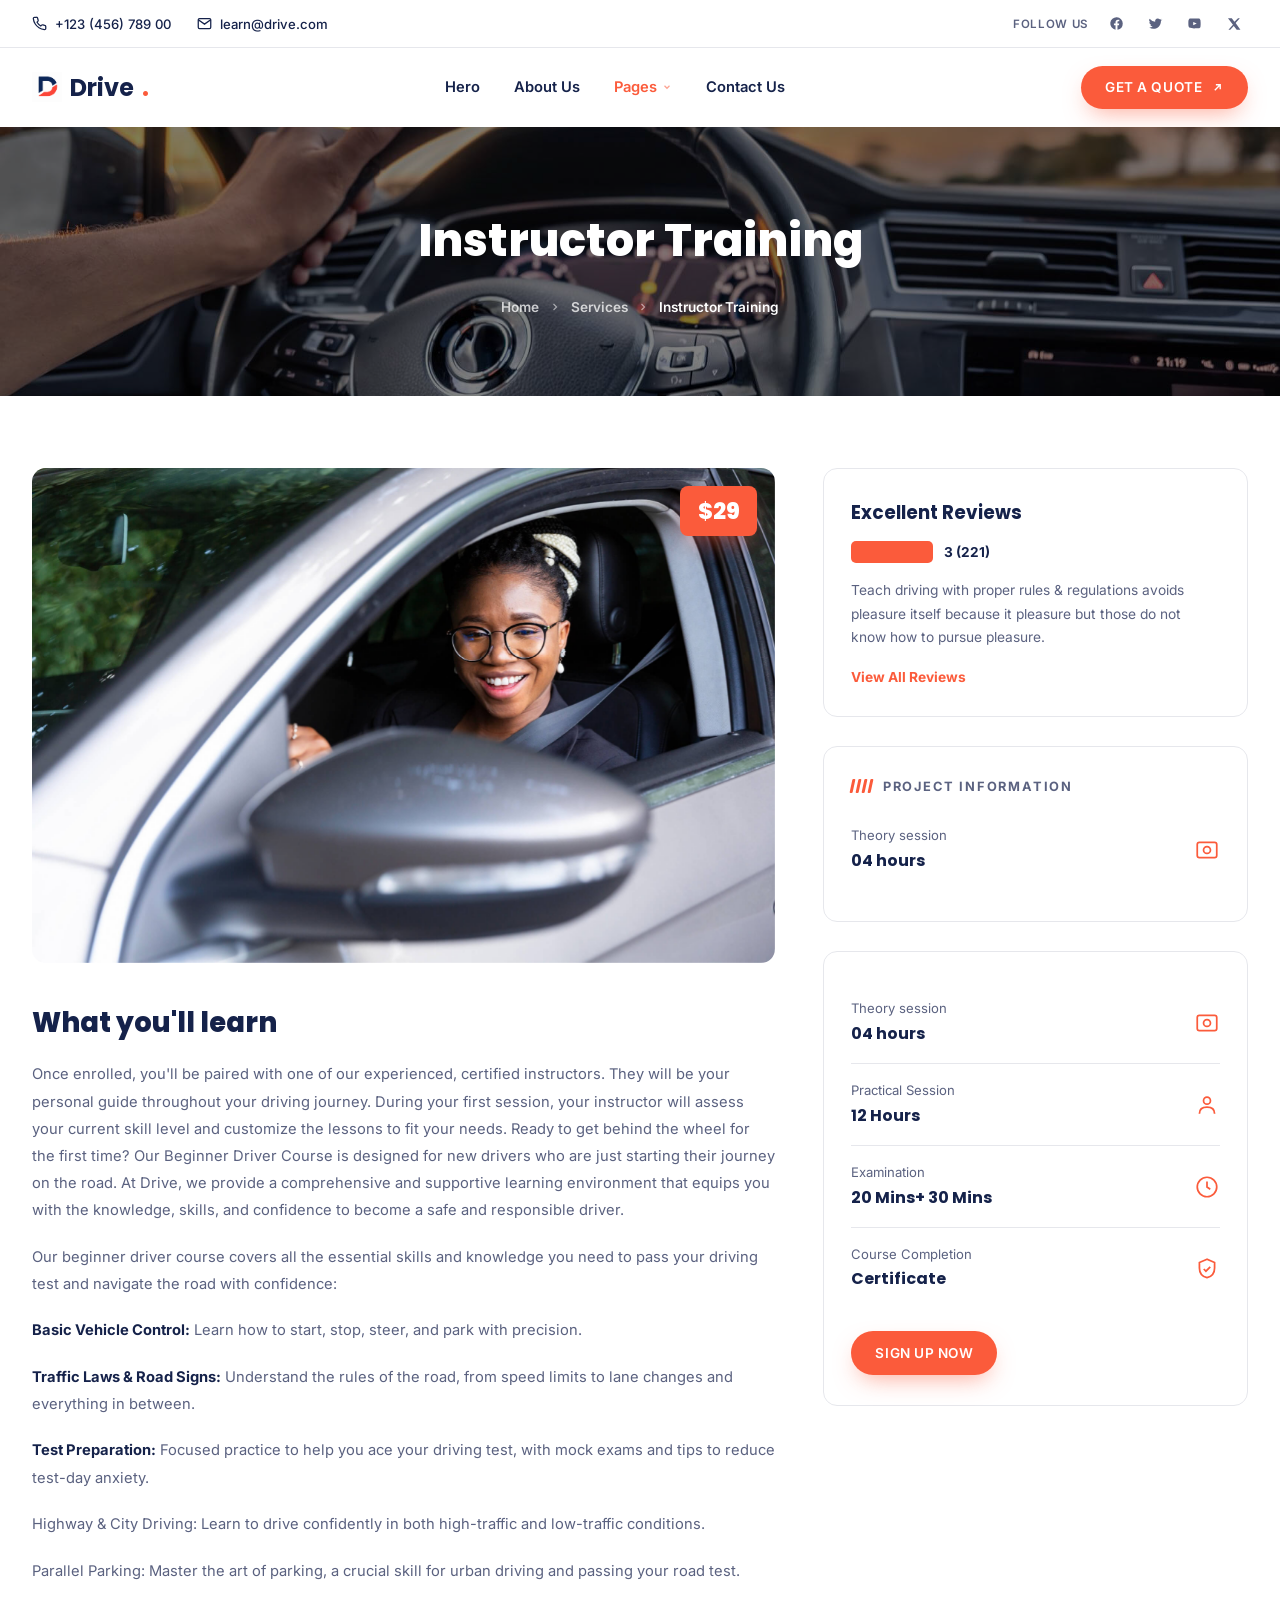
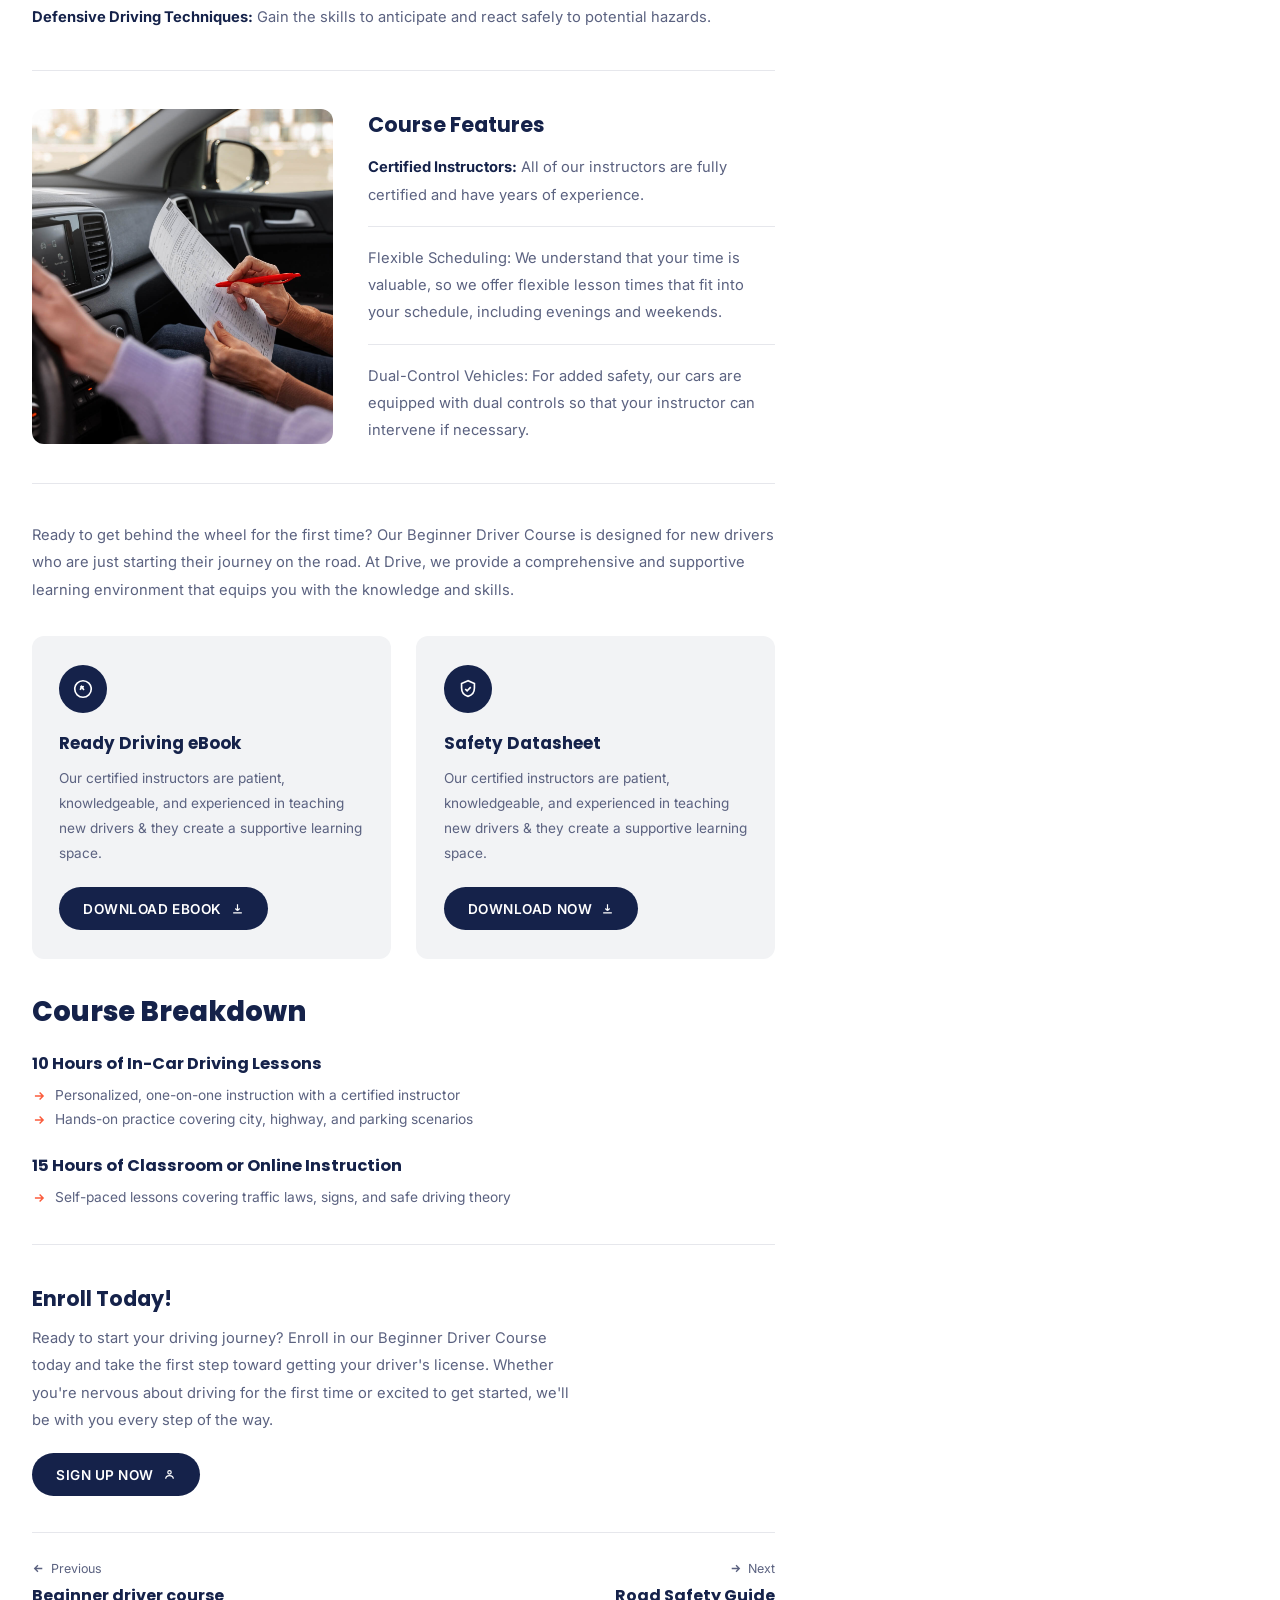
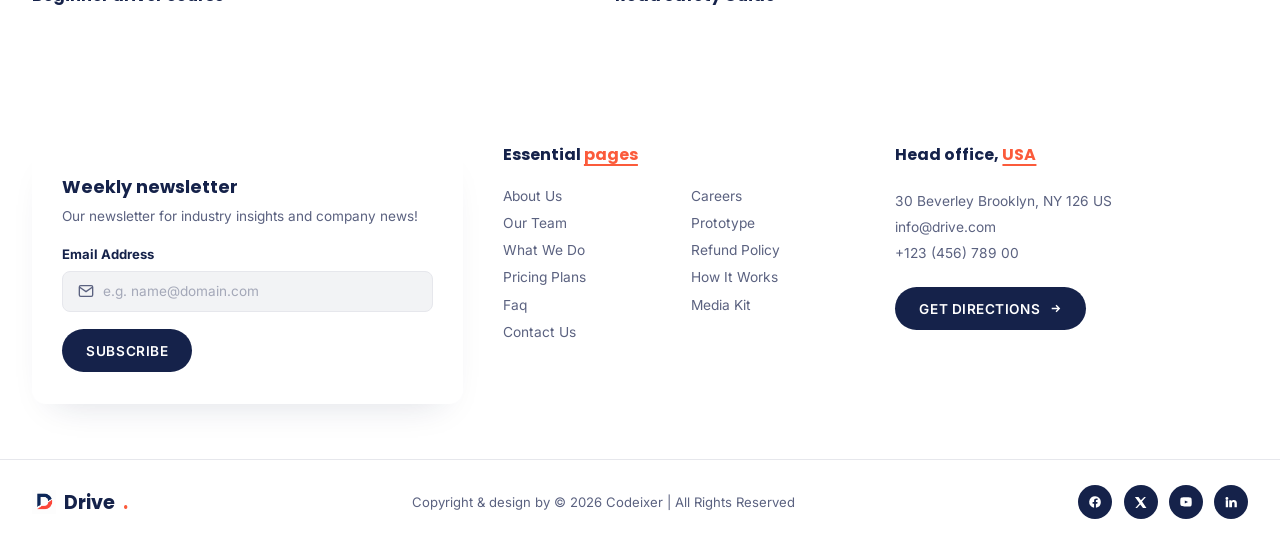
<file: edrive-service-detail.html>
<!DOCTYPE html>
<html lang="en">
<head>
  <meta charset="UTF-8">
  <meta name="viewport" content="width=device-width, initial-scale=1.0">
  <title>Instructor Training — Drive Driving School</title>
  <link rel="preconnect" href="https://fonts.googleapis.com">
  <link rel="preconnect" href="https://fonts.gstatic.com" crossorigin>
  <link href="https://fonts.googleapis.com/css2?family=Poppins:wght@600;700;800&family=Inter:wght@400;500;600;700&display=swap" rel="stylesheet">
  <link rel="stylesheet" href="serviceDetail.css">
</head>
<body>

<header>
  <!-- Top bar -->
  <div class="topbar">
    <div class="topbar-inner">
      <div class="topbar-contact">
        <a href="tel:+12345678900">
          <svg width="15" height="15" viewBox="0 0 24 24" fill="none" stroke="currentColor" stroke-width="2"><path d="M22 16.92v3a2 2 0 0 1-2.18 2 19.79 19.79 0 0 1-8.63-3.07 19.5 19.5 0 0 1-6-6 19.79 19.79 0 0 1-3.07-8.67A2 2 0 0 1 4.11 2h3a2 2 0 0 1 2 1.72c.127.96.361 1.903.7 2.81a2 2 0 0 1-.45 2.11L8.09 9.91a16 16 0 0 0 6 6l1.27-1.27a2 2 0 0 1 2.11-.45c.907.339 1.85.573 2.81.7A2 2 0 0 1 22 16.92z"/></svg>
          <span>+123 (456) 789 00</span>
        </a>
        <a href="mailto:learn@drive.com">
          <svg width="15" height="15" viewBox="0 0 24 24" fill="none" stroke="currentColor" stroke-width="2"><path d="M4 4h16v16H4z" opacity="0"/><path d="M22 6 12 13 2 6"/><rect x="2" y="4" width="20" height="16" rx="2"/></svg>
          <span>learn@drive.com</span>
        </a>
      </div>
      <div class="topbar-social">
        <span>FOLLOW US</span>
        <div class="icons">
          <a href="#" aria-label="Facebook"><svg width="15" height="15" viewBox="0 0 24 24" fill="currentColor"><path d="M22 12a10 10 0 1 0-11.56 9.88v-6.99H7.9V12h2.54V9.8c0-2.5 1.49-3.89 3.78-3.89 1.1 0 2.24.2 2.24.2v2.46h-1.26c-1.24 0-1.63.77-1.63 1.56V12h2.78l-.44 2.89h-2.34v6.99A10 10 0 0 0 22 12Z"/></svg></a>
          <a href="#" aria-label="Twitter"><svg width="15" height="15" viewBox="0 0 24 24" fill="currentColor"><path d="M22 5.9c-.77.35-1.6.58-2.46.68a4.3 4.3 0 0 0 1.88-2.37c-.83.49-1.75.85-2.72 1.04a4.27 4.27 0 0 0-7.27 3.89A12.13 12.13 0 0 1 2.6 4.5a4.26 4.26 0 0 0 1.32 5.7 4.23 4.23 0 0 1-1.93-.53 4.27 4.27 0 0 0 3.42 4.24 4.28 4.28 0 0 1-1.93.07 4.27 4.27 0 0 0 3.98 2.96A8.57 8.57 0 0 1 2 18.58 12.1 12.1 0 0 0 8.56 20.5c7.86 0 12.16-6.51 12.16-12.16 0-.19 0-.37-.01-.55.84-.6 1.56-1.36 2.29-2.39Z"/></svg></a>
          <a href="#" aria-label="YouTube"><svg width="15" height="15" viewBox="0 0 24 24" fill="currentColor"><path d="M21.6 7.2s-.21-1.48-.86-2.13c-.82-.86-1.74-.86-2.16-.91C15.6 4 12 4 12 4s-3.6 0-6.58.16c-.42.05-1.34.05-2.16.91-.65.65-.86 2.13-.86 2.13S2.18 8.94 2.18 10.69v1.61c0 1.75.22 3.49.22 3.49s.21 1.48.86 2.13c.82.86 1.9.83 2.38.92C7.4 19.85 12 19.9 12 19.9s3.6 0 6.58-.16c.42-.05 1.34-.06 2.16-.92.65-.65.86-2.13.86-2.13s.22-1.74.22-3.49v-1.61c0-1.75-.22-3.49-.22-3.49ZM9.96 14.6V9.4l5.62 2.6Z"/></svg></a>
          <a href="#" aria-label="X"><svg width="14" height="14" viewBox="0 0 24 24" fill="currentColor"><path d="M18.9 2H22l-7.2 8.2L23 22h-6.4l-5-6.5L5.6 22H2.5l7.7-8.8L1.7 2h6.5l4.5 6 6.2-6Z"/></svg></a>
        </div>
      </div>
    </div>
  </div>

  <!-- Navbar -->
  <nav class="navbar">
    <div class="navbar-inner">
      <a href="index.html" class="logo">
        <img src="logo.png" alt="Drive logo" class="logo-mark">
        Drive<span class="dot">.</span>
      </a>

      <ul class="nav-links">
        <li><a href="index.html">Hero</a></li>
        <li><a href="edrive-about.html">About Us</a></li>
        <li class="nav-dropdown">
          <a href="#" class="pages-trigger active">Pages <svg width="10" height="10" viewBox="0 0 24 24" fill="none" stroke="currentColor" stroke-width="3"><path d="M6 9l6 6 6-6"/></svg></a>
          <ul class="dropdown-menu">
            <li><a href="edrive-service.html">Service</a></li>
            <li><a href="edrive-service-detail.html" class="active">Service Detail</a></li>
          </ul>
        </li>
        <li><a href="edrive-contact.html">Contact Us</a></li>
      </ul>

      <div class="navbar-cta">
        <a href="#" class="btn btn-primary">Get A Quote <svg width="13" height="13" viewBox="0 0 24 24" fill="none" stroke="currentColor" stroke-width="2.5"><path d="M7 17 17 7M9 7h8v8"/></svg></a>
        <button class="menu-toggle" aria-label="Open menu"><svg width="20" height="20" viewBox="0 0 24 24" fill="none" stroke="currentColor" stroke-width="2.4"><path d="M3 6h18M3 12h18M3 18h18"/></svg></button>
      </div>
    </div>
  </nav>
</header>

<!-- Page Title Banner -->
<section class="page-banner">
  <div class="page-banner-inner">
    <h1>Instructor Training</h1>
    <div class="page-breadcrumb">
      <a href="#">Home</a>
      <svg width="12" height="12" viewBox="0 0 24 24" fill="none" stroke="currentColor" stroke-width="2.5"><path d="M9 6l6 6-6 6"/></svg>
      <a href="#">Services</a>
      <svg width="12" height="12" viewBox="0 0 24 24" fill="none" stroke="currentColor" stroke-width="2.5"><path d="M9 6l6 6-6 6"/></svg>
      <span>Instructor Training</span>
    </div>
  </div>
</section>

<!-- Service Detail -->
<section class="service-detail">
  <div class="service-inner">

    <div class="service-main">
      <div class="service-hero-photo">
        <img src="FeaturedCourses1.jpg" alt="Course with instructor and trainee" style="width:100%;height:100%;object-fit:cover;">
        <span class="service-price-badge">$29</span>
      </div>

      <h2>What you'll learn</h2>
      <p>Once enrolled, you'll be paired with one of our experienced, certified instructors. They will be your personal guide throughout your driving journey. During your first session, your instructor will assess your current skill level and customize the lessons to fit your needs. Ready to get behind the wheel for the first time? Our Beginner Driver Course is designed for new drivers who are just starting their journey on the road. At Drive, we provide a comprehensive and supportive learning environment that equips you with the knowledge, skills, and confidence to become a safe and responsible driver.</p>
      <p>Our beginner driver course covers all the essential skills and knowledge you need to pass your driving test and navigate the road with confidence:</p>
      <p><strong>Basic Vehicle Control:</strong> Learn how to start, stop, steer, and park with precision.</p>
      <p><strong>Traffic Laws &amp; Road Signs:</strong> Understand the rules of the road, from speed limits to lane changes and everything in between.</p>
      <p><strong>Test Preparation:</strong> Focused practice to help you ace your driving test, with mock exams and tips to reduce test-day anxiety.</p>
      <p>Highway &amp; City Driving: Learn to drive confidently in both high-traffic and low-traffic conditions.</p>
      <p>Parallel Parking: Master the art of parking, a crucial skill for urban driving and passing your road test.</p>
      <p><strong>Defensive Driving Techniques:</strong> Gain the skills to anticipate and react safely to potential hazards.</p>

      <div class="service-divider"></div>

      <div class="features-split">
        <img src="FeaturedCourses2.jpg" alt="Student with thumbs up" style="width:100%;height:100%;object-fit:cover;border-radius:12px;">
        <div>
          <h3>Course Features</h3>
          <div class="feature-list-item">
            <p><strong>Certified Instructors:</strong> All of our instructors are fully certified and have years of experience.</p>
          </div>
          <div class="feature-list-item">
            <p>Flexible Scheduling: We understand that your time is valuable, so we offer flexible lesson times that fit into your schedule, including evenings and weekends.</p>
          </div>
          <div class="feature-list-item">
            <p>Dual-Control Vehicles: For added safety, our cars are equipped with dual controls so that your instructor can intervene if necessary.</p>
          </div>
        </div>
      </div>

      <div class="service-divider"></div>

      <p>Ready to get behind the wheel for the first time? Our Beginner Driver Course is designed for new drivers who are just starting their journey on the road. At Drive, we provide a comprehensive and supportive learning environment that equips you with the knowledge and skills.</p>

      <div class="downloads-grid">
        <div class="download-card">
          <span class="download-icon">
            <svg width="22" height="22" viewBox="0 0 24 24" fill="none" stroke="currentColor" stroke-width="1.8"><circle cx="12" cy="12" r="9"/><path d="M9 13l1.5-3.5L13 13"/><path d="M9 9.5h4"/></svg>
          </span>
          <h4>Ready Driving eBook</h4>
          <p>Our certified instructors are patient, knowledgeable, and experienced in teaching new drivers &amp; they create a supportive learning space.</p>
          <a href="#" class="btn btn-navy">Download ebook <svg width="13" height="13" viewBox="0 0 24 24" fill="none" stroke="currentColor" stroke-width="2.2"><path d="M12 4v12m0 0 4-4m-4 4-4-4M4 20h16"/></svg></a>
        </div>
        <div class="download-card">
          <span class="download-icon">
            <svg width="22" height="22" viewBox="0 0 24 24" fill="none" stroke="currentColor" stroke-width="1.8"><path d="M12 3 5 6v5c0 5 3 8 7 9 4-1 7-4 7-9V6Z"/><path d="M9 12l2 2 4-4"/></svg>
          </span>
          <h4>Safety Datasheet</h4>
          <p>Our certified instructors are patient, knowledgeable, and experienced in teaching new drivers &amp; they create a supportive learning space.</p>
          <a href="#" class="btn btn-navy">Download Now <svg width="13" height="13" viewBox="0 0 24 24" fill="none" stroke="currentColor" stroke-width="2.2"><path d="M12 4v12m0 0 4-4m-4 4-4-4M4 20h16"/></svg></a>
        </div>
      </div>

      <h2>Course Breakdown</h2>

      <div class="breakdown-item">
        <h4>10 Hours of In-Car Driving Lessons</h4>
        <div class="breakdown-sub">
          <svg width="14" height="14" viewBox="0 0 24 24" fill="none" stroke="currentColor" stroke-width="2.5"><path d="M5 12h14M13 6l6 6-6 6"/></svg>
          Personalized, one-on-one instruction with a certified instructor
        </div>
        <div class="breakdown-sub">
          <svg width="14" height="14" viewBox="0 0 24 24" fill="none" stroke="currentColor" stroke-width="2.5"><path d="M5 12h14M13 6l6 6-6 6"/></svg>
          Hands-on practice covering city, highway, and parking scenarios
        </div>
      </div>

      <div class="breakdown-item">
        <h4>15 Hours of Classroom or Online Instruction</h4>
        <div class="breakdown-sub">
          <svg width="14" height="14" viewBox="0 0 24 24" fill="none" stroke="currentColor" stroke-width="2.5"><path d="M5 12h14M13 6l6 6-6 6"/></svg>
          Self-paced lessons covering traffic laws, signs, and safe driving theory
        </div>
      </div>

      <div class="service-divider"></div>

      <div class="enroll-box">
        <h3>Enroll Today!</h3>
        <p>Ready to start your driving journey? Enroll in our Beginner Driver Course today and take the first step toward getting your driver's license. Whether you're nervous about driving for the first time or excited to get started, we'll be with you every step of the way.</p>
        <a href="#" class="btn btn-navy">Sign Up Now <svg width="13" height="13" viewBox="0 0 24 24" fill="none" stroke="currentColor" stroke-width="2.2"><circle cx="12" cy="8" r="3.2"/><path d="M5 20c0-4 3-6 7-6s7 2 7 6"/></svg></a>
      </div>

      <div class="service-prevnext">
        <div class="prevnext-item prev">
          <span class="prevnext-label"><svg width="13" height="13" viewBox="0 0 24 24" fill="none" stroke="currentColor" stroke-width="2.5"><path d="M19 12H5M11 18l-6-6 6-6"/></svg> Previous</span>
          <span class="prevnext-title">Beginner driver course</span>
        </div>
        <div class="prevnext-item next">
          <span class="prevnext-label">Next <svg width="13" height="13" viewBox="0 0 24 24" fill="none" stroke="currentColor" stroke-width="2.5"><path d="M5 12h14M13 6l6 6-6 6"/></svg></span>
          <span class="prevnext-title">Road Safety Guide</span>
        </div>
      </div>
    </div>

    <aside class="service-sidebar">
      <div class="sidebar-widget">
        <h3>Excellent Reviews</h3>
        <div class="sidebar-rating">
          <span class="sidebar-stars">
            <svg width="13" height="13" viewBox="0 0 24 24" fill="currentColor"><use href="#star-icon"/></svg>
            <svg width="13" height="13" viewBox="0 0 24 24" fill="currentColor"><use href="#star-icon"/></svg>
            <svg width="13" height="13" viewBox="0 0 24 24" fill="currentColor"><use href="#star-icon"/></svg>
            <svg width="13" height="13" viewBox="0 0 24 24" fill="currentColor"><use href="#star-icon"/></svg>
            <svg width="13" height="13" viewBox="0 0 24 24" fill="currentColor"><use href="#star-icon"/></svg>
          </span>
          <span>3 (221)</span>
        </div>
        <p>Teach driving with proper rules &amp; regulations avoids pleasure itself because it pleasure but those do not know how to pursue pleasure.</p>
        <a href="#" class="sidebar-link">View All Reviews</a>
      </div>

      <div class="sidebar-widget">
        <div class="eyebrow"><span class="tire-mark"><span></span><span></span><span></span><span></span></span> Project Information</div>
        <div class="sidebar-stat-row">
          <div><span class="stat-label">Theory session</span><strong>04 hours</strong></div>
          <svg width="26" height="26" viewBox="0 0 24 24" fill="none" stroke="currentColor" stroke-width="1.6"><rect x="3" y="5" width="18" height="14" rx="2"/><circle cx="12" cy="12" r="3.2"/></svg>
        </div>
      </div>

      <div class="sidebar-widget">
        <div class="sidebar-stat-row">
          <div><span class="stat-label">Theory session</span><strong>04 hours</strong></div>
          <svg width="26" height="26" viewBox="0 0 24 24" fill="none" stroke="currentColor" stroke-width="1.6"><rect x="3" y="5" width="18" height="14" rx="2"/><circle cx="12" cy="12" r="3.2"/></svg>
        </div>
        <div class="sidebar-stat-row">
          <div><span class="stat-label">Practical Session</span><strong>12 Hours</strong></div>
          <svg width="26" height="26" viewBox="0 0 24 24" fill="none" stroke="currentColor" stroke-width="1.6"><circle cx="12" cy="8" r="3.2"/><path d="M5 20c0-4 3-6 7-6s7 2 7 6"/></svg>
        </div>
        <div class="sidebar-stat-row">
          <div><span class="stat-label">Examination</span><strong>20 Mins+ 30 Mins</strong></div>
          <svg width="26" height="26" viewBox="0 0 24 24" fill="none" stroke="currentColor" stroke-width="1.6"><circle cx="12" cy="12" r="9"/><path d="M12 7v5l3 2"/></svg>
        </div>
        <div class="sidebar-stat-row">
          <div><span class="stat-label">Course Completion</span><strong>Certificate</strong></div>
          <svg width="26" height="26" viewBox="0 0 24 24" fill="none" stroke="currentColor" stroke-width="1.6"><path d="M12 3 5 6v5c0 5 3 8 7 9 4-1 7-4 7-9V6Z"/><path d="M9 12l2 2 4-4"/></svg>
        </div>
        <a href="#" class="btn btn-primary btn-block">Sign Up Now</a>
      </div>
    </aside>

  </div>
</section>


  <div class="footer-main">
    <div class="newsletter-card">
      <h3>Weekly newsletter</h3>
      <p>Our newsletter for industry insights and company news!</p>
      <label class="newsletter-label" for="footer-email">Email Address</label>
      <div class="newsletter-input-wrap">
        <svg width="16" height="16" viewBox="0 0 24 24" fill="none" stroke="currentColor" stroke-width="2"><path d="M22 6 12 13 2 6"/><rect x="2" y="4" width="20" height="16" rx="2"/></svg>
        <input id="footer-email" type="email" placeholder="e.g. name@domain.com">
      </div>
      <button class="btn btn-navy">Subscribe</button>
    </div>

    <div class="footer-col">
      <h4>Essential <span class="underline-accent">pages</span></h4>
      <div class="footer-links-grid">
        <a href="#">About Us</a><a href="#">Careers</a><a href="#">Our Team</a><a href="#">Prototype</a>
        <a href="#">What We Do</a><a href="#">Refund Policy</a><a href="#">Pricing Plans</a><a href="#">How It Works</a>
        <a href="#">Faq</a><a href="#">Media Kit</a><a href="#">Contact Us</a>
      </div>
    </div>

    <div class="footer-col footer-office">
      <h4>Head office, <span class="underline-accent">USA</span></h4>
      <address>30 Beverley Brooklyn, NY 126 US<br>info@drive.com<br>+123 (456) 789 00</address>
      <a href="#" class="btn btn-navy">Get Directions <svg width="13" height="13" viewBox="0 0 24 24" fill="none" stroke="currentColor" stroke-width="2.5"><path d="M5 12h14M13 6l6 6-6 6"/></svg></a>
    </div>
  </div>

  <div class="footer-bottom">
    <div class="footer-bottom-inner">
      <a href="#" class="footer-logo"><img src="logo.png" alt="Drive logo"> Drive<span class="dot" style="color:var(--accent);">.</span></a>
      <p class="footer-copyright">Copyright &amp; design by &copy; 2026 Codeixer | All Rights Reserved</p>
      <div class="footer-social">
        <a href="#" aria-label="Facebook"><svg width="14" height="14" viewBox="0 0 24 24" fill="currentColor"><path d="M22 12a10 10 0 1 0-11.56 9.88v-6.99H7.9V12h2.54V9.8c0-2.5 1.49-3.89 3.78-3.89 1.1 0 2.24.2 2.24.2v2.46h-1.26c-1.24 0-1.63.77-1.63 1.56V12h2.78l-.44 2.89h-2.34v6.99A10 10 0 0 0 22 12Z"/></svg></a>
        <a href="#" aria-label="X"><svg width="13" height="13" viewBox="0 0 24 24" fill="currentColor"><path d="M18.9 2H22l-7.2 8.2L23 22h-6.4l-5-6.5L5.6 22H2.5l7.7-8.8L1.7 2h6.5l4.5 6 6.2-6Z"/></svg></a>
        <a href="#" aria-label="YouTube"><svg width="14" height="14" viewBox="0 0 24 24" fill="currentColor"><path d="M21.6 7.2s-.21-1.48-.86-2.13c-.82-.86-1.74-.86-2.16-.91C15.6 4 12 4 12 4s-3.6 0-6.58.16c-.42.05-1.34.05-2.16.91-.65.65-.86 2.13-.86 2.13S2.18 8.94 2.18 10.69v1.61c0 1.75.22 3.49.22 3.49s.21 1.48.86 2.13c.82.86 1.9.83 2.38.92C7.4 19.85 12 19.9 12 19.9s3.6 0 6.58-.16c.42-.05 1.34-.06 2.16-.92.65-.65.86-2.13.86-2.13s.22-1.74.22-3.49v-1.61c0-1.75-.22-3.49-.22-3.49ZM9.96 14.6V9.4l5.62 2.6Z"/></svg></a>
        <a href="#" aria-label="LinkedIn"><svg width="14" height="14" viewBox="0 0 24 24" fill="currentColor"><path d="M4.98 3.5a2.5 2.5 0 1 1 0 5 2.5 2.5 0 0 1 0-5ZM3 9h4v12H3zM9 9h3.8v1.7h.05c.53-1 1.83-2.05 3.77-2.05C20.9 8.65 22 11 22 14.3V21h-4v-5.95c0-1.42-.03-3.25-1.98-3.25-1.98 0-2.28 1.55-2.28 3.15V21H9z"/></svg></a>
      </div>
    </div>
  </div>
</footer>

<script>
  const toggle = document.querySelector('.menu-toggle');
  const navLinks = document.querySelector('.nav-links');
  toggle.addEventListener('click', () => {
    const isOpen = navLinks.style.display === 'flex';
    navLinks.style.display = isOpen ? 'none' : 'flex';
    navLinks.style.flexDirection = 'column';
    navLinks.style.position = 'absolute';
    navLinks.style.top = '100%';
    navLinks.style.left = '0';
    navLinks.style.right = '0';
    navLinks.style.background = '#fff';
    navLinks.style.padding = '1rem 2rem';
    navLinks.style.boxShadow = '0 14px 24px -10px rgba(21,34,74,.15)';
  });

  const backToTop = document.querySelector('.back-to-top');
  window.addEventListener('scroll', () => {
    if (window.scrollY > 400) backToTop.classList.add('visible');
    else backToTop.classList.remove('visible');
  });
  backToTop.addEventListener('click', () => {
    window.scrollTo({ top: 0, behavior: 'smooth' });
  });
</script>

<button class="back-to-top" aria-label="Back to top">
  <svg width="18" height="18" viewBox="0 0 24 24" fill="none" stroke="currentColor" stroke-width="2.4" stroke-linecap="round" stroke-linejoin="round"><path d="M12 19V5M5 12l7-7 7 7"/></svg>
</button>

<script>
  if ('scrollRestoration' in history) {
    history.scrollRestoration = 'manual';
  }
  window.addEventListener('load', function () {
    window.scrollTo(0, 0);
  });
</script>
</body>
</html>
</file>
<file: serviceDetail.css>
:root{
  --navy:#15224A;
  --navy-soft:#5B6280;
  --accent:#FB5B3B;
  --accent-dark:#E2492E;
  --bg-soft:#F2F3F5;
  --bg-soft-2:#E9EAED;
  --white:#FFFFFF;
  --border:#E6E7EC;
  --font-head:'Poppins', sans-serif;
  --font-body:'Inter', sans-serif;
}

*{margin:0;padding:0;box-sizing:border-box;}

body{
  font-family:var(--font-body);
  color:var(--navy);
  -webkit-font-smoothing:antialiased;
}

header{
  position:sticky;
  top:0;
  z-index:1000;
  background:var(--white);
}

a{text-decoration:none;color:inherit;}
ul{list-style:none;}
button{font-family:inherit;border:none;background:none;cursor:pointer;}
img{max-width:100%;display:block;}

.btn{
  display:inline-flex;
  align-items:center;
  gap:.55rem;
  font-family:var(--font-body);
  font-weight:600;
  font-size:.85rem;
  letter-spacing:.04em;
  text-transform:uppercase;
  padding:.85rem 1.5rem;
  border-radius:999px;
  transition:background .2s ease, transform .2s ease, box-shadow .2s ease;
}
.btn-primary{
  background:var(--accent);
  color:var(--white);
  box-shadow:0 10px 24px -8px rgba(251,91,59,.55);
}
.btn-primary:hover{
  background:var(--accent-dark);
  transform:translateY(-2px);
}
.btn-primary svg{transition:transform .2s ease;}
.btn-primary:hover svg{transform:translate(3px,-3px);}
.btn-lg{padding:1rem 1.9rem;font-size:.9rem;}

/* Top bar */
.topbar{
  background:var(--white);
  border-bottom:1px solid var(--border);
  font-size:.82rem;
}
.topbar-inner{
  max-width:1280px;
  margin:0 auto;
  padding:.6rem 2rem;
  display:flex;
  align-items:center;
  justify-content:space-between;
  flex-wrap:wrap;
  gap:.5rem;
}
.topbar-contact{
  display:flex;
  align-items:center;
  gap:1.6rem;
  color:var(--navy);
  font-weight:500;
}
.topbar-contact a{
  display:inline-flex;
  align-items:center;
  gap:.5rem;
}
.topbar-contact svg{flex-shrink:0;color:inherit;}

.topbar-social{
  display:flex;
  align-items:center;
  gap:.9rem;
  color:var(--navy-soft);
  font-weight:600;
  letter-spacing:.06em;
  font-size:.72rem;
}
.topbar-social .icons{display:flex;gap:.7rem;}
.topbar-social .icons a{
  width:28px;height:28px;
  display:inline-flex;align-items:center;justify-content:center;
  border-radius:50%;
  color:var(--navy-soft);
  transition:background .2s ease, color .2s ease;
}
.topbar-social .icons a:hover{background:var(--bg-soft);color:var(--accent);}

/* Navbar */
.navbar{
  background:var(--white);
  position:relative;
  z-index:30;
}
.navbar-inner{
  max-width:1280px;
  margin:0 auto;
  padding:1.1rem 2rem;
  display:flex;
  align-items:center;
  gap:2.5rem;
  justify-content:space-between;
}

.logo{
  display:inline-flex;
  align-items:center;
  gap:.5rem;
  font-family:var(--font-head);
  font-weight:700;
  font-size:1.5rem;
  color:var(--navy);
  white-space:nowrap;
}
.logo-mark{width:30px;height:30px;object-fit:contain;display:block;}
.logo .dot{color:var(--accent);}

.nav-links{
  display:flex;
  align-items:center;
  gap:2.1rem;
  margin:0;
  flex:1;
  justify-content:center;
  font-weight:600;
  font-size:.92rem;
}
.nav-links a{
  display:inline-flex;
  align-items:center;
  gap:.35rem;
  color:var(--navy);
  padding:.5rem 0;
  transition:color .2s ease;
}
.nav-links a:hover{color:var(--accent);}
.nav-links a.active{color:var(--accent);}
.nav-links svg{opacity:.55;}.nav-links .nav-dropdown{position:relative;}
.nav-links .pages-trigger{cursor:pointer;}
.nav-links .dropdown-menu{
  position:absolute;
  top:calc(100% + .4rem);
  left:0;
  min-width:180px;
  padding:.6rem 0;
  background:var(--white);
  border:1px solid rgba(21,34,74,.1);
  border-radius:12px;
  box-shadow:0 12px 30px rgba(21,34,74,.12);
  display:none;
  flex-direction:column;
  gap:.15rem;
}
.nav-links .nav-dropdown:hover .dropdown-menu,
.nav-links .nav-dropdown:focus-within .dropdown-menu{display:flex;}
.nav-links .dropdown-menu a{padding:.7rem 1rem;white-space:nowrap;}
.nav-links .dropdown-menu a.active{color:var(--accent);}
.navbar-cta{display:flex;align-items:center;gap:1rem;margin-left:0;}
.menu-toggle{
  display:none;
  width:42px;height:42px;
  align-items:center;justify-content:center;
  border-radius:10px;
  background:var(--bg-soft);
  color:var(--navy);
}

/* Page Banner */
.page-banner {
  position: relative;
  background: black;
  overflow: hidden;
}
.page-banner::before {
  content: '';
  position: absolute;
  inset: 0;
  background: url('Page header 2.jpg') center/cover no-repeat;
  opacity: 50%;
  pointer-events: none;
}
.page-banner-inner{
  position:relative;z-index:1;
  max-width:1280px;margin:0 auto;
  padding:5rem 2rem;
  text-align:center;
}
.page-banner h1{
  font-family:var(--font-head);
  font-weight:800;
  font-size:2.8rem;
  color:var(--white);
  margin-bottom:1.4rem;
}
.page-breadcrumb{
  display:inline-flex;align-items:center;gap:.6rem;
  font-size:.85rem;font-weight:600;color:rgba(255,255,255,.75);
}
.page-breadcrumb a{color:rgba(255,255,255,.75);transition:color .2s ease;}
.page-breadcrumb a:hover{color:var(--white);}
.page-breadcrumb svg{opacity:.7;}
.page-breadcrumb span{color:var(--white);}

/* Hero shared elements */
.hero{
  position:relative;
  background:var(--bg-soft);
  overflow:hidden;
}
.hero-dots{
  position:absolute;
  inset:0;
  background-image:radial-gradient(circle, #CBCDD4 1.4px, transparent 1.4px);
  background-size:22px 22px;
  -webkit-mask-image:radial-gradient(ellipse 60% 70% at 28% 45%, black 0%, transparent 70%);
  mask-image:radial-gradient(ellipse 60% 70% at 28% 45%, black 0%, transparent 70%);
  opacity:.9;
}
.tire-strip{
  position:absolute;
  left:0; top:0; bottom:0;
  width:34px;
  display:flex;
  flex-direction:column;
  background:repeating-linear-gradient(to bottom, var(--navy) 0px, var(--navy) 22px, transparent 22px, transparent 30px);
  opacity:.06;
}
.eyebrow{
  display:inline-flex;
  align-items:center;
  gap:.65rem;
  font-weight:700;
  font-size:.8rem;
  letter-spacing:.14em;
  text-transform:uppercase;
  color:var(--navy-soft);
  margin-bottom:1.4rem;
}
.tire-mark{display:flex;gap:3px;}
.tire-mark span{
  width:3px;height:14px;
  background:var(--accent);
  border-radius:1px;
  transform:skewX(-12deg);
}

/* Service Detail */
.service-detail{background:var(--white);}
.service-inner{
  max-width:1280px;margin:0 auto;
  padding:4.5rem 2rem 5rem;
  display:grid;
  grid-template-columns:1.75fr 1fr;
  gap:3rem;
  align-items:start;
}
.service-main{min-width:0;}

.service-hero-photo{
  position:relative;
  border-radius:14px;
  overflow:hidden;
  margin-bottom:2.4rem;
}
.service-photo-placeholder{
  width:100%;aspect-ratio:16/8.6;
  background:linear-gradient(160deg,#dfe1e6,#c9cbd2);
  display:flex;flex-direction:column;align-items:center;justify-content:center;
  gap:.5rem;color:#8b8e98;text-align:center;padding:1rem;
  font-size:.82rem;font-weight:600;line-height:1.5;
}
.service-photo-placeholder svg{opacity:.5;}
.service-price-badge{
  position:absolute;top:18px;right:18px;
  background:var(--accent);color:var(--white);
  font-family:var(--font-head);font-weight:800;font-size:1.4rem;
  padding:.5rem 1.1rem;border-radius:8px;
  box-shadow:0 12px 24px -8px rgba(251,91,59,.55);
}

.service-main h2{
  font-family:var(--font-head);
  font-weight:800;font-size:1.7rem;color:var(--navy);
  margin-bottom:1.1rem;
}
.service-main h3{
  font-family:var(--font-head);
  font-weight:700;font-size:1.3rem;color:var(--navy);
  margin-bottom:.9rem;
}
.service-main p{
  font-size:.92rem;line-height:1.85;color:var(--navy-soft);
  margin-bottom:1.2rem;
}
.service-main p strong{color:var(--navy);font-weight:700;}

.service-divider{border-top:1px solid var(--border);margin:2.4rem 0;}

.features-split{
  display:grid;
  grid-template-columns:0.85fr 1.15fr;
  gap:2.2rem;
  align-items:start;
  margin-bottom:.5rem;
}
.feature-photo-placeholder{
  width:100%;aspect-ratio:4/4.6;
  border-radius:12px;
  background:linear-gradient(160deg,#dfe1e6,#c9cbd2);
  display:flex;flex-direction:column;align-items:center;justify-content:center;
  gap:.5rem;color:#8b8e98;text-align:center;padding:1rem;
  font-size:.78rem;font-weight:600;line-height:1.5;
}
.feature-photo-placeholder svg{opacity:.5;}

/* Service detail: contained zoom on hero and feature photos */
.service-hero-photo img,
.feature-photo-placeholder img {
  display:block;
  width:100%;
  height:100%;
  object-fit:cover;
  transition: transform .6s cubic-bezier(.2,.8,.2,1);
  will-change: transform;
  transform-origin: center center;
}
.service-hero-photo:hover img,
.feature-photo-placeholder:hover img {
  transform: scale(1.06);
}
.feature-list-item{
  padding-bottom:1.1rem;
  margin-bottom:1.1rem;
  border-bottom:1px solid var(--border);
}
.feature-list-item:last-child{border-bottom:none;margin-bottom:0;padding-bottom:0;}
.feature-list-item p{margin-bottom:0;}

.downloads-grid{
  display:grid;
  grid-template-columns:1fr 1fr;
  gap:1.6rem;
  margin:2rem 0;
}
.download-card{
  background:var(--bg-soft);
  border-radius:12px;
  padding:1.8rem 1.7rem;
}
.download-icon{
  width:48px;height:48px;border-radius:50%;
  background:var(--navy);
  display:flex;align-items:center;justify-content:center;
  color:var(--white);
  margin-bottom:1.1rem;
}
.download-card h4{
  font-family:var(--font-head);font-weight:700;font-size:1.05rem;
  color:var(--navy);margin-bottom:.6rem;
}
.download-card p{font-size:.85rem;color:var(--navy-soft);margin-bottom:1.3rem;}

.breakdown-item{margin-bottom:1.6rem;}
.breakdown-item h4{
  font-family:var(--font-head);font-weight:700;font-size:1.02rem;
  color:var(--navy);margin-bottom:.7rem;
}
.breakdown-sub{
  display:flex;align-items:flex-start;gap:.55rem;
  font-size:.86rem;color:var(--navy-soft);
  margin-bottom:.45rem;
}
.breakdown-sub svg{color:var(--accent);flex-shrink:0;margin-top:.15rem;}

.enroll-box{margin-top:.5rem;}
.enroll-box h3{margin-bottom:.7rem;}
.enroll-box p{max-width:60ch;}

.service-prevnext{
  display:flex;
  justify-content:space-between;
  align-items:flex-start;
  gap:1.5rem;
  border-top:1px solid var(--border);
  padding-top:1.8rem;
  margin-top:2.2rem;
  flex-wrap:wrap;
}
.prevnext-item{display:flex;flex-direction:column;}
.prevnext-item.next{text-align:right;align-items:flex-end;}
.prevnext-label{
  font-size:.78rem;color:var(--navy-soft);margin-bottom:.4rem;
  display:flex;align-items:center;gap:.4rem;
}
.prevnext-item.next .prevnext-label{flex-direction:row-reverse;}
.prevnext-title{
  font-family:var(--font-head);font-weight:700;font-size:1rem;color:var(--navy);
  transition:color .2s ease;
}
.prevnext-item:hover .prevnext-title{color:var(--accent);}

/* Sidebar */
.service-sidebar{display:flex;flex-direction:column;gap:1.8rem;position:sticky;top:150px;align-self:start;}
.sidebar-widget{
  background:var(--white);
  border:1px solid var(--border);
  border-radius:14px;
  padding:1.9rem 1.7rem;
}
.sidebar-widget h3{
  font-family:var(--font-head);font-weight:700;font-size:1.15rem;
  color:var(--navy);margin-bottom:.9rem;
}
.sidebar-rating{display:flex;align-items:center;gap:.7rem;margin-bottom:1rem;}
.sidebar-stars{
  display:flex;gap:1px;
  background:var(--accent);
  border-radius:5px;
  padding:.3rem .4rem;
}
.sidebar-stars svg{color:var(--white);}
.sidebar-rating span{font-size:.85rem;font-weight:700;color:var(--navy);}
.sidebar-widget p{font-size:.86rem;line-height:1.7;color:var(--navy-soft);margin-bottom:1rem;}
.sidebar-link{font-size:.86rem;font-weight:700;color:var(--accent);}

.sidebar-widget .eyebrow{margin-bottom:1rem;}

.sidebar-stat-row{
  display:flex;align-items:center;justify-content:space-between;gap:1rem;
  padding:1.1rem 0;
  border-bottom:1px solid var(--border);
}
.sidebar-widget .sidebar-stat-row:last-of-type{border-bottom:none;}
.sidebar-stat-row span.stat-label{font-size:.82rem;color:var(--navy-soft);display:block;margin-bottom:.3rem;}
.sidebar-stat-row strong{font-family:var(--font-head);font-weight:700;font-size:1rem;color:var(--navy);}
.sidebar-stat-row svg{color:var(--accent);flex-shrink:0;}

.sidebar-widget .btn-block{margin-top:1.4rem;}

/* Footer */
.site-footer{background:var(--bg-soft);}
.footer-banner{position:relative;}
.footer-banner-inner{
  max-width:1280px;margin:0 auto;
  padding:3.5rem 2rem 0;
  position:relative;
}
.footer-people{
  display:flex;justify-content:center;
  margin-bottom:-1px;
}
.footer-people-placeholder{
  width:360px;height:260px;
  background:none;
  border-radius:14px 14px 0 0;
  display:block;overflow:hidden;padding:0;
}
.footer-people-placeholder img{width:100%;height:100%;object-fit:cover;display:block;}

.footer-stripe{
  height:14px;
  background-image:repeating-linear-gradient(100deg, var(--accent) 0px, var(--accent) 2px, transparent 2px, transparent 6px);
  opacity:.65;
}

.footer-talk-row{
  display:flex;
  align-items:center;
  justify-content:space-between;
  flex-wrap:wrap;
  gap:1.5rem;
  padding:1.6rem 0 2.4rem;
  border-bottom:1px solid var(--border);
}
.footer-talk-row h2{
  font-family:var(--font-head);
  font-weight:800;
  font-size:1.8rem;
  color:var(--navy);
}
.footer-talk-row h2 .underline-accent{
  color:var(--accent);
  text-decoration:underline;
  text-decoration-thickness:2px;
  text-underline-offset:5px;
}

.footer-main{
  max-width:1280px;margin:0 auto;
  padding:3.4rem 2rem;
  display:grid;
  grid-template-columns:1.1fr 0.9fr 0.9fr;
  gap:2.5rem;
}

.newsletter-card{
  background:var(--white);
  border-radius:14px;
  padding:2rem 1.9rem;
  box-shadow:0 18px 36px -22px rgba(21,34,74,.18);
}
.newsletter-card h3{
  font-family:var(--font-head);
  font-weight:700;
  font-size:1.1rem;
  color:var(--navy);
  margin-bottom:.5rem;
}
.newsletter-card > p{
  font-size:.85rem;
  color:var(--navy-soft);
  margin-bottom:1.4rem;
}
.newsletter-label{
  display:block;
  font-size:.82rem;
  font-weight:700;
  color:var(--navy);
  margin-bottom:.55rem;
}
.newsletter-input-wrap{
  display:flex;
  align-items:center;
  gap:.6rem;
  background:var(--bg-soft);
  border:1px solid var(--border);
  border-radius:8px;
  padding:.7rem .9rem;
  margin-bottom:1.1rem;
}
.newsletter-input-wrap svg{color:var(--navy-soft);flex-shrink:0;}
.newsletter-input-wrap input{
  border:none;background:none;outline:none;
  font-family:var(--font-body);font-size:.85rem;color:var(--navy);
  width:100%;
}
.newsletter-input-wrap input::placeholder{color:#A4A8B8;}
.btn-navy{background:var(--navy);color:var(--white);}
.btn-navy:hover{background:#0e1733;}

.footer-col h4{
  font-family:var(--font-head);
  font-weight:700;
  font-size:1rem;
  color:var(--navy);
  margin-bottom:1.3rem;
}
.footer-col h4 .underline-accent{
  color:var(--accent);
  text-decoration:underline;
  text-decoration-thickness:2px;
  text-underline-offset:4px;
}
.footer-links-grid{
  display:grid;
  grid-template-columns:1fr 1fr;
  gap:.7rem 1.5rem;
}
.footer-links-grid a{
  font-size:.86rem;
  color:var(--navy-soft);
  transition:color .2s ease;
}
.footer-links-grid a:hover{color:var(--accent);}

.footer-office address{
  font-style:normal;
  font-size:.86rem;
  color:var(--navy-soft);
  line-height:1.9;
  margin-bottom:1.3rem;
}

.footer-bottom{border-top:1px solid var(--border);}
.footer-bottom-inner{
  max-width:1280px;margin:0 auto;
  padding:1.6rem 2rem;
  display:flex;
  align-items:center;
  justify-content:space-between;
  flex-wrap:wrap;
  gap:1rem;
}
.footer-logo{
  display:inline-flex;align-items:center;gap:.5rem;
  font-family:var(--font-head);font-weight:700;font-size:1.2rem;color:var(--navy);
}
.footer-logo img{width:24px;height:24px;}
.footer-copyright{font-size:.82rem;color:var(--navy-soft);text-align:center;}
.footer-social{display:flex;gap:.7rem;}
.footer-social a{
  width:34px;height:34px;border-radius:50%;
  background:var(--navy);
  color:var(--white);
  display:flex;align-items:center;justify-content:center;
  transition:background .2s ease;
}
.footer-social a:hover{background:var(--accent);}

/* Back to top */
.back-to-top{
  position:fixed;
  right:1.6rem;bottom:1.6rem;
  width:48px;height:48px;
  border-radius:50%;
  background:var(--white);
  color:var(--accent);
  display:flex;align-items:center;justify-content:center;
  box-shadow:0 14px 28px -10px rgba(21,34,74,.35);
  border:none;cursor:pointer;
  z-index:40;
  opacity:0;
  pointer-events:none;
  transform:translateY(8px);
  transition:opacity .25s ease, transform .25s ease;
}
.back-to-top.visible{opacity:1;pointer-events:auto;transform:translateY(0);}

/* Responsive */
@media (max-width:992px){
  .nav-links{display:none;}
  .menu-toggle{display:flex;}
  .navbar-cta .btn-primary{display:none;}
  .topbar-contact{gap:1rem;}
  .page-banner h1{font-size:2.2rem;}
  .service-inner{grid-template-columns:1fr;}
  .features-split{grid-template-columns:1fr;}
  .feature-photo-placeholder{aspect-ratio:16/9;}
  .footer-main{grid-template-columns:1fr 1fr;}
  .newsletter-card{grid-column:1 / -1;}
}

@media (max-width:560px){
  .topbar-inner{padding:.6rem 1.2rem;}
  .topbar-contact a span{display:none;}
  .navbar-inner{padding:1rem 1.2rem;}
  .logo{font-size:1.3rem;}
  .page-banner-inner{padding:3.5rem 1.2rem;}
  .page-banner h1{font-size:1.8rem;}
  .service-inner{padding:3rem 1.2rem 3.5rem;}
  .downloads-grid{grid-template-columns:1fr;}
  .service-prevnext{flex-direction:column;}
  .prevnext-item.next{align-items:flex-start;text-align:left;}
  .prevnext-item.next .prevnext-label{flex-direction:row;}
  .back-to-top{right:1.1rem;bottom:1.1rem;width:42px;height:42px;}
  .footer-people-placeholder{width:200px;height:150px;}
  .footer-talk-row{flex-direction:column;text-align:center;padding-bottom:1.8rem;}
  .footer-main{grid-template-columns:1fr;padding:2.6rem 1.2rem;}
  .newsletter-card{grid-column:auto;}
  .footer-bottom-inner{flex-direction:column;text-align:center;padding:1.6rem 1.2rem;}
  .footer-banner-inner{padding:2.6rem 1.2rem 0;}
}
</file>
